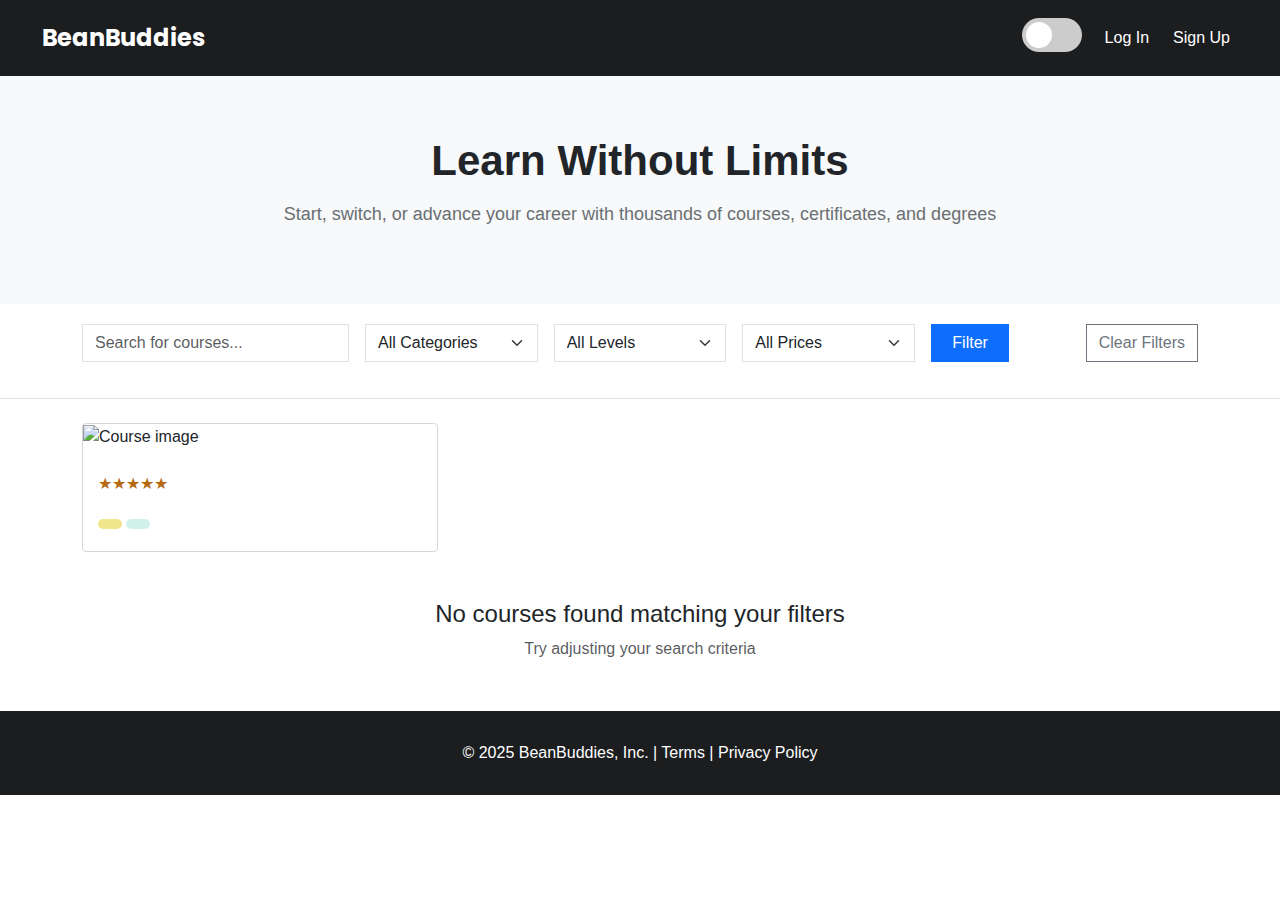
<file: src/main/resources/templates/index.html>
<!DOCTYPE html>
<html xmlns:th="http://www.thymeleaf.org">
<head>
    <meta charset="UTF-8">
    <meta name="viewport" content="width=device-width, initial-scale=1.0">
    <title>BeanBuddies - Learn Without Limits</title>
    <link href="https://cdn.jsdelivr.net/npm/bootstrap@5.3.0/dist/css/bootstrap.min.css" rel="stylesheet">
    <link rel="stylesheet" href="https://cdnjs.cloudflare.com/ajax/libs/font-awesome/6.4.0/css/all.min.css">
    <link rel="preconnect" href="https://fonts.googleapis.com">
    <link rel="preconnect" href="https://fonts.gstatic.com" crossorigin>
    <link href="https://fonts.googleapis.com/css2?family=Poppins:wght@400;600;700&display=swap" rel="stylesheet">
    <style>
        body {
            font-family: 'Segoe UI', Tahoma, Geneva, Verdana, sans-serif;
        }
        .navbar-custom {
            background-color: #1c1d1f;
            padding: 15px 30px;
        }
        .navbar-brand {
            color: white !important;
            font-size: 24px;
            font-weight: bold;
            font-family: 'Poppins', sans-serif;
        }
        .hero-section {
            background-color: #f7f9fa;
            padding: 60px 20px;
            text-align: center;
        }
        .hero-section h1 {
            font-size: 42px;
            font-weight: bold;
            margin-bottom: 15px;
        }
        .hero-section p {
            font-size: 18px;
            color: #6a6f73;
        }
        .filter-bar {
            background-color: white;
            padding: 20px;
            border-bottom: 1px solid #dee2e6;
        }

        /* Button Hover Effects */
        button, .btn, a.btn {
            transition: all 0.3s ease;
            border-radius: 0px !important; /* Rectangular shape */
        }

        button:hover, .btn:hover, a.btn:hover {
            background-color: #87CEEB !important; /* Light sky blue */
            border-color: #87CEEB !important;
            color: #1c1d1f !important;
            transform: translateY(-2px);
            box-shadow: 0 4px 8px rgba(135, 206, 235, 0.4);
        }

        .btn-primary:hover {
            background-color: #87CEEB !important;
            border-color: #87CEEB !important;
            color: #1c1d1f !important;
        }

        .btn-outline-secondary:hover {
            background-color: #87CEEB !important;
            border-color: #87CEEB !important;
            color: #1c1d1f !important;
        }

        /* Filter Options Hover Effects */
        .form-control, .form-select, input, select {
            transition: all 0.3s ease;
            border-radius: 0px !important; /* Rectangular shape */
        }

        .form-control:hover, .form-select:hover, input:hover, select:hover {
            background-color: #87CEEB !important; /* Light sky blue */
            border-color: #87CEEB !important;
            color: #1c1d1f !important;
            box-shadow: 0 2px 6px rgba(135, 206, 235, 0.4);
        }

        .form-control:focus, .form-select:focus, input:focus, select:focus {
            background-color: #87CEEB !important;
            border-color: #87CEEB !important;
            color: #1c1d1f !important;
            box-shadow: 0 0 0 0.25rem rgba(135, 206, 235, 0.5);
        }

        /* Placeholder text styling for hover state */
        .form-control:hover::placeholder {
            color: #1c1d1f !important;
            opacity: 0.7;
        }

        .course-card {
            border: 1px solid #d1d7dc;
            border-radius: 4px;
            transition: all 0.3s;
            height: 100%;
            cursor: pointer;
        }
        .course-card:hover {
            border-color: #1c1d1f;
            box-shadow: 0 4px 8px rgba(0,0,0,0.1);
        }
        .course-image {
            width: 100%;
            height: 200px;
            object-fit: cover;
        }
        .course-info {
            padding: 15px;
        }
        .course-title {
            font-weight: bold;
            font-size: 16px;
            margin-bottom: 8px;
            color: #1c1d1f;
        }
        .course-instructor {
            color: #6a6f73;
            font-size: 13px;
            margin-bottom: 8px;
        }
        .rating {
            color: #b4690e;
            font-weight: bold;
        }
        .stars {
            color: #b4690e;
        }
        .price {
            font-weight: bold;
            font-size: 18px;
            color: #1c1d1f;
        }
        .level-badge, .category-badge {
            padding: 5px 12px;
            border-radius: 15px;
            font-size: 12px;
            font-weight: 600;
            display: inline-block;
            margin-top: 5px;
            text-align: center;
        }
        .level-badge {
            background-color: #f0e68c;
            color: #333;
        }
        .category-badge {
            background-color: #d1f2eb;
            color: #0d6e52;
        }
        .footer {
            background-color: #1c1d1f;
            color: white;
            padding: 30px;
            margin-top: 50px;
        }

        /* Dark Mode Styles */
        body.dark-mode {
            background: linear-gradient(135deg, #1c1d1f 0%, #2c3e50 100%);
            color: #ecf0f1;
        }
        .dark-mode .navbar-custom {
            background-color: rgba(28, 29, 31, 0.8);
            backdrop-filter: blur(10px);
            border-bottom: 1px solid #3e4143;
        }
        .dark-mode .hero-section {
            background: linear-gradient(135deg, #2c3e50 0%, #4ca1af 100%);
        }
        .dark-mode .hero-section h1 {
            color: #ffffff;
            text-shadow: 0 2px 4px rgba(0,0,0,0.3);
        }
        .dark-mode .hero-section p {
            color: #bdc3c7;
        }
        .dark-mode .filter-bar {
            background-color: rgba(28, 29, 31, 0.8);
            backdrop-filter: blur(10px);
            border-bottom-color: #3e4143;
        }
        .dark-mode .form-control, .dark-mode .form-select {
            background-color: #2c3e50;
            color: #ecf0f1;
            border-color: #3e4143;
        }
        .dark-mode .form-control:hover, .dark-mode .form-select:hover {
            background-color: #34495e !important;
            border-color: #87CEEB !important;
        }
        .dark-mode .course-card {
            background-color: #2c3e50;
            border: 1px solid #3e4143;
            box-shadow: 0 4px 15px rgba(0, 0, 0, 0.2);
            transition: all 0.3s ease;
        }
        .dark-mode .course-card:hover {
            transform: translateY(-5px);
            box-shadow: 0 8px 25px rgba(135, 206, 235, 0.3);
            border-color: #87CEEB;
        }
        .dark-mode .level-badge {
            background-color: #4a4a28;
            color: #f0e68c;
        }
        .dark-mode .category-badge {
            background-color: #2c4a4a;
            color: #a7e0d1;
        }
        .dark-mode .course-title {
            color: #ecf0f1;
        }
        .dark-mode .course-instructor {
            color: #bdc3c7;
        }
        .dark-mode .price {
            color: #ecf0f1;
        }
        .dark-mode .text-muted {
            color: #bdc3c7 !important;
        }
        .dark-mode .footer {
            background-color: #1c1d1f;
            border-top: 1px solid #3e4143;
        }
        .dark-mode .btn-outline-secondary {
            color: #ecf0f1;
            border-color: #ecf0f1;
        }
        .dark-mode .btn-outline-secondary:hover {
            background-color: #87CEEB !important;
            border-color: #87CEEB !important;
            color: #1c1d1f !important;
        }

        /* Theme Switcher Styles */
        .theme-switcher {
            margin-right: 15px;
        }
        .theme-switch-wrapper {
            display: flex;
            align-items: center;
        }
        .theme-switch {
            display: inline-block;
            height: 34px;
            position: relative;
            width: 60px;
        }
        .theme-switch input {
            display:none;
        }
        .slider {
            background-color: #ccc;
            bottom: 0;
            cursor: pointer;
            left: 0;
            position: absolute;
            right: 0;
            top: 0;
            transition: .4s;
        }
        .slider:before {
            background-color: #fff;
            bottom: 4px;
            content: "";
            height: 26px;
            left: 4px;
            position: absolute;
            transition: .4s;
            width: 26px;
        }
        input:checked + .slider {
            background-color: #2196F3;
        }
        input:checked + .slider:before {
            transform: translateX(26px);
        }
        .slider.round {
            border-radius: 34px;
        }
        .slider.round:before {
            border-radius: 50%;
        }
    </style>
</head>
<body>
    <!-- Navigation Bar -->
    <nav class="navbar navbar-expand-lg navbar-dark navbar-custom">
        <div class="container-fluid">
            <a class="navbar-brand" href="/">BeanBuddies</a>
            <button class="navbar-toggler" type="button" data-bs-toggle="collapse" data-bs-target="#navbarNav">
                <span class="navbar-toggler-icon"></span>
            </button>
            <div class="collapse navbar-collapse" id="navbarNav">
                <ul class="navbar-nav ms-auto align-items-center">
                    <li class="nav-item">
                        <div class="theme-switcher">
                            <label class="theme-switch" for="checkbox">
                                <input type="checkbox" id="checkbox" />
                                <div class="slider round"></div>
                            </label>
                        </div>
                    </li>
                    <li class="nav-item">
                        <a class="nav-link text-white" href="/login">Log In</a>
                    </li>
                    <li class="nav-item">
                        <a class="nav-link btn btn-primary text-white ms-2" href="/signup">Sign Up</a>
                    </li>
                </ul>
            </div>
        </div>
    </nav>

    <!-- Hero Section -->
    <div class="hero-section">
        <div class="container">
            <h1>Learn Without Limits</h1>
            <p>Start, switch, or advance your career with thousands of courses, certificates, and degrees</p>
        </div>
    </div>

    <!-- Filter Bar -->
    <div class="filter-bar">
        <div class="container">
            <form action="/" method="get" class="row g-3">
                <div class="col-md-3">
                    <input type="text" class="form-control" name="search" placeholder="Search for courses..."
                           th:value="${searchQuery}">
                </div>
                <div class="col-md-2">
                    <select class="form-select" name="category">
                        <option value="All Categories" th:selected="${selectedCategory == 'All Categories'}">All Categories</option>
                        <option value="Web Development" th:selected="${selectedCategory == 'Web Development'}">Web Development</option>
                        <option value="App Development" th:selected="${selectedCategory == 'App Development'}">App Development</option>
                        <option value="Cyber Security" th:selected="${selectedCategory == 'Cyber Security'}">Cyber Security</option>
                        <option value="Data Science" th:selected="${selectedCategory == 'Data Science'}">Data Science</option>
                        <option value="Cloud Computing" th:selected="${selectedCategory == 'Cloud Computing'}">Cloud Computing</option>
                        <option value="Competitive Programming" th:selected="${selectedCategory == 'Competitive Programming'}">Competitive Programming</option>
                    </select>
                </div>
                <div class="col-md-2">
                    <select class="form-select" name="level">
                        <option value="All Levels" th:selected="${selectedLevel == 'All Levels'}">All Levels</option>
                        <option value="Beginner" th:selected="${selectedLevel == 'Beginner'}">Beginner</option>
                        <option value="Intermediate" th:selected="${selectedLevel == 'Intermediate'}">Intermediate</option>
                        <option value="Advanced" th:selected="${selectedLevel == 'Advanced'}">Advanced</option>
                    </select>
                </div>
                <div class="col-md-2">
                    <select class="form-select" name="price">
                        <option value="All Prices" th:selected="${selectedPrice == 'All Prices'}">All Prices</option>
                        <option value="Free" th:selected="${selectedPrice == 'Free'}">Free</option>
                        <option value="Under $75" th:selected="${selectedPrice == 'Under $75'}">Under $75</option>
                        <option value="$75 - $90" th:selected="${selectedPrice == '$75 - $90'}">$75 - $90</option>
                        <option value="Over $90" th:selected="${selectedPrice == 'Over $90'}">Over $90</option>
                    </select>
                </div>
                <div class="col-md-1">
                    <button type="submit" class="btn btn-primary w-100">Filter</button>
                </div>
                <div class="col-md-2 text-end">
                    <a href="/" class="btn btn-outline-secondary">Clear Filters</a>
                </div>
            </form>
            <div class="mt-3">
                <strong th:text="${courseCount} + ' courses'"></strong>
            </div>
        </div>
    </div>

    <!-- Courses Grid -->
    <div class="container mt-4 mb-5">
        <div class="row g-4">
            <div class="col-md-4" th:each="course : ${courses}">
                <div class="course-card" th:onclick="'window.location.href=\'/course/' + ${course.id} + '\''">
                    <img th:src="${course.imageUrl}" alt="Course image" class="course-image">
                    <div class="course-info">
                        <div class="course-title" th:text="${course.title}"></div>
                        <div class="course-instructor" th:text="${course.instructor}"></div>
                        <div class="mb-2">
                            <span class="rating" th:text="${#numbers.formatDecimal(course.rating, 1, 1)}"></span>
                            <span class="stars">★★★★★</span>
                            <span class="text-muted" style="font-size: 12px;" th:text="'(' + ${#numbers.formatInteger(course.enrollments, 0, 'COMMA')} + ')'"></span>
                        </div>
                        <div class="d-flex justify-content-between align-items-center mb-2">
                            <span class="price" th:text="${course.price == 0 ? 'Free' : '$' + #numbers.formatDecimal(course.price, 1, 2)}"></span>
                            <small class="text-muted" th:text="${course.duration}"></small>
                        </div>
                        <div>
                            <span class="level-badge" th:text="${course.level}"></span>
                            <span class="category-badge" th:text="${course.category}"></span>
                        </div>
                    </div>
                </div>
            </div>
        </div>

        <div th:if="${courses.isEmpty()}" class="text-center mt-5">
            <h4>No courses found matching your filters</h4>
            <p class="text-muted">Try adjusting your search criteria</p>
        </div>
    </div>

    <!-- Footer -->
    <footer class="footer text-center">
        <div class="container">
            <p class="mb-0">© 2025 BeanBuddies, Inc. | Terms | Privacy Policy</p>
        </div>
    </footer>

    <script src="https://cdn.jsdelivr.net/npm/bootstrap@5.3.0/dist/js/bootstrap.bundle.min.js"></script>
    <script>
        const themeSwitch = document.getElementById('checkbox');
        const body = document.body;

        function applyTheme(theme) {
            if (theme === 'dark') {
                body.classList.add('dark-mode');
                themeSwitch.checked = true;
            } else {
                body.classList.remove('dark-mode');
                themeSwitch.checked = false;
            }
        }

        themeSwitch.addEventListener('change', function() {
            if(this.checked) {
                localStorage.setItem('theme', 'dark');
                applyTheme('dark');
            } else {
                localStorage.setItem('theme', 'light');
                applyTheme('light');
            }
        });

        document.addEventListener('DOMContentLoaded', () => {
            const savedTheme = localStorage.getItem('theme') || 'light';
            applyTheme(savedTheme);
        });
    </script>
</body>
</html>
</file>
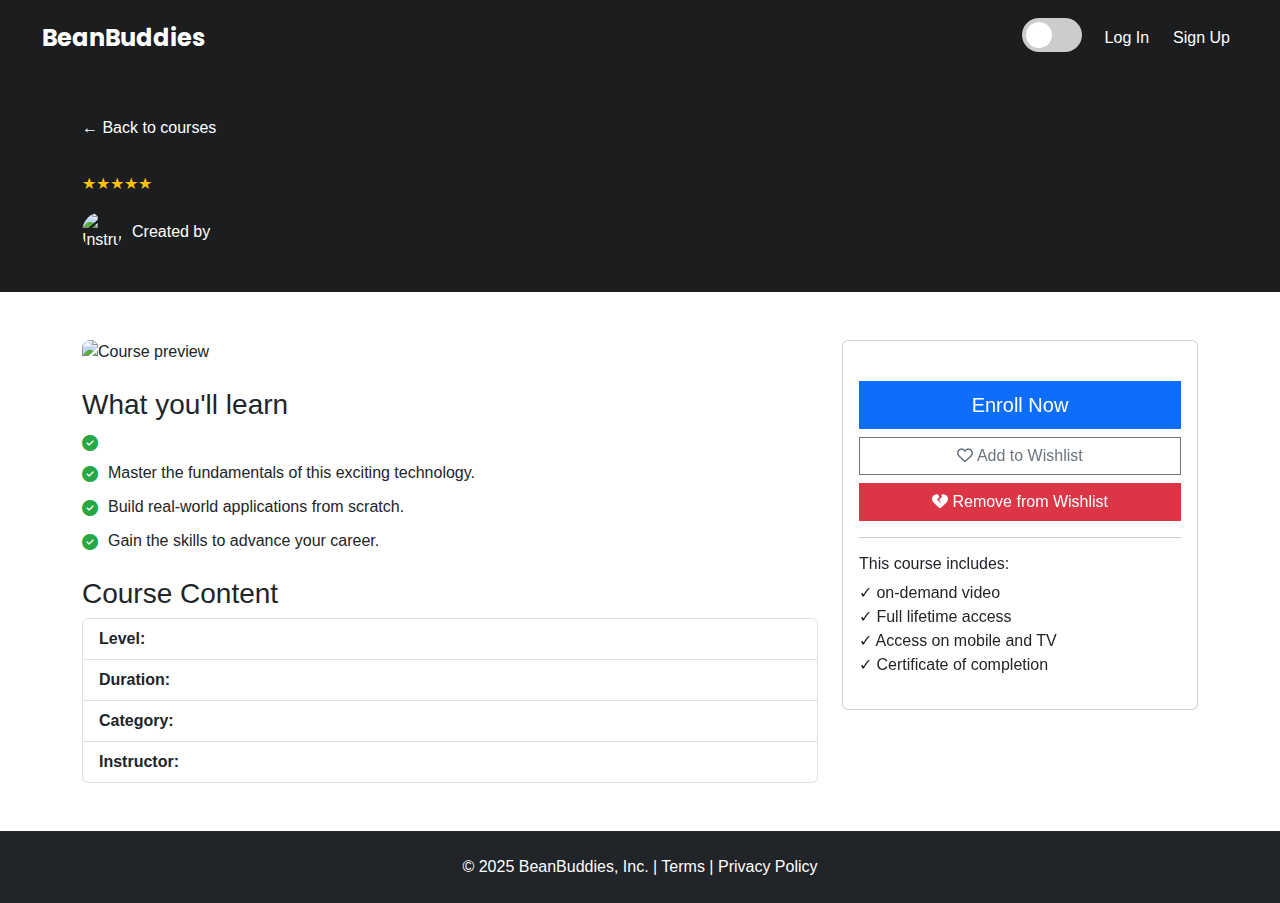
<file: src/main/resources/templates/course-detail.html>
<!DOCTYPE html>
<html xmlns:th="http://www.thymeleaf.org">
<head>
    <meta charset="UTF-8">
    <meta name="viewport" content="width=device-width, initial-scale=1.0">
    <title th:text="${course.title} + ' - BeanBuddies'"></title>
    <link href="https://cdn.jsdelivr.net/npm/bootstrap@5.3.0/dist/css/bootstrap.min.css" rel="stylesheet">
    <link rel="stylesheet" href="https://cdnjs.cloudflare.com/ajax/libs/font-awesome/6.4.0/css/all.min.css">
    <link rel="preconnect" href="https://fonts.googleapis.com">
    <link rel="preconnect" href="https://fonts.gstatic.com" crossorigin>
    <link href="https://fonts.googleapis.com/css2?family=Poppins:wght@400;600;700&display=swap" rel="stylesheet">
    <style>
        body {
            font-family: 'Segoe UI', Tahoma, Geneva, Verdana, sans-serif;
        }
        .navbar-custom {
            background-color: #1c1d1f;
            padding: 15px 30px;
        }
        .navbar-brand {
            color: white !important;
            font-size: 24px;
            font-weight: bold;
            font-family: 'Poppins', sans-serif;
        }
        .course-detail-hero {
            background-color: #1c1d1f;
            color: white;
            padding: 40px 20px;
        }
        .course-image-large {
            width: 100%;
            max-height: 400px;
            object-fit: cover;
            border-radius: 8px;
        }
        .rating {
            color: #ffa500;
            font-weight: bold;
        }
        .price-tag {
            font-size: 32px;
            font-weight: bold;
        }
        .video-preview {
            position: relative;
            cursor: pointer;
        }
        .play-icon {
            position: absolute;
            top: 50%;
            left: 50%;
            transform: translate(-50%, -50%);
            font-size: 80px;
            color: rgba(255, 255, 255, 0.8);
            transition: all 0.3s ease;
        }
        .video-preview:hover .play-icon {
            color: white;
            transform: translate(-50%, -50%) scale(1.1);
        }
        .instructor-img {
            width: 40px;
            height: 40px;
            border-radius: 50%;
            margin-right: 10px;
        }
        .what-you-learn-list {
            list-style: none;
            padding-left: 0;
        }
        .what-you-learn-list li {
            margin-bottom: 10px;
            display: flex;
            align-items: flex-start;
        }
        .what-you-learn-list i {
            color: #28a745;
            margin-right: 10px;
            margin-top: 5px;
        }

        /* Button Hover Effects */
        button, .btn, a.btn {
            transition: all 0.3s ease;
            border-radius: 0px !important; /* Rectangular shape */
        }

        button:hover, .btn:hover, a.btn:hover {
            background-color: #87CEEB !important; /* Light sky blue */
            border-color: #87CEEB !important;
            color: #1c1d1f !important;
            transform: translateY(-2px);
            box-shadow: 0 4px 8px rgba(135, 206, 235, 0.4);
        }

        .btn-primary:hover {
            background-color: #87CEEB !important;
            border-color: #87CEEB !important;
            color: #1c1d1f !important;
        }

        .btn-outline-secondary:hover {
            background-color: #87CEEB !important;
            border-color: #87CEEB !important;
            color: #1c1d1f !important;
        }

        /* Dark Mode Styles */
        body.dark-mode {
            background-color: #1c1d1f;
            color: #f7f9fa;
        }
        .dark-mode .navbar-custom {
            background-color: #121212;
        }
        .dark-mode .course-detail-hero {
            background-color: #121212;
            color: #f7f9fa;
        }
        .dark-mode .list-group-item {
            background-color: #2d2f31;
            color: #f7f9fa;
            border-color: #3e4143;
        }
        .dark-mode .card {
            background-color: #2d2f31;
            color: #f7f9fa;
            border-color: #3e4143;
        }
        .dark-mode .footer {
            background-color: #121212;
        }
        .dark-mode a {
            color: #87CEEB;
        }
        .dark-mode .what-you-learn-list i {
            color: #32cd32;
        }

        /* Theme Switcher Styles */
        .theme-switcher {
            margin-right: 15px;
        }
        .theme-switch-wrapper {
            display: flex;
            align-items: center;
        }
        .theme-switch {
            display: inline-block;
            height: 34px;
            position: relative;
            width: 60px;
        }
        .theme-switch input {
            display:none;
        }
        .slider {
            background-color: #ccc;
            bottom: 0;
            cursor: pointer;
            left: 0;
            position: absolute;
            right: 0;
            top: 0;
            transition: .4s;
        }
        .slider:before {
            background-color: #fff;
            bottom: 4px;
            content: "";
            height: 26px;
            left: 4px;
            position: absolute;
            transition: .4s;
            width: 26px;
        }
        input:checked + .slider {
            background-color: #2196F3;
        }
        input:checked + .slider:before {
            transform: translateX(26px);
        }
        .slider.round {
            border-radius: 34px;
        }
        .slider.round:before {
            border-radius: 50%;
        }
    </style>
</head>
<body>
    <!-- Navigation Bar -->
    <nav class="navbar navbar-expand-lg navbar-dark navbar-custom">
        <div class="container-fluid">
            <a class="navbar-brand" href="/">BeanBuddies</a>
            <button class="navbar-toggler" type="button" data-bs-toggle="collapse" data-bs-target="#navbarNav">
                <span class="navbar-toggler-icon"></span>
            </button>
            <div class="collapse navbar-collapse" id="navbarNav">
                <ul class="navbar-nav ms-auto align-items-center">
                    <li class="nav-item">
                        <div class="theme-switcher">
                            <label class="theme-switch" for="checkbox">
                                <input type="checkbox" id="checkbox" />
                                <div class="slider round"></div>
                            </label>
                        </div>
                    </li>
                    <li class="nav-item">
                        <a class="nav-link text-white" href="/login">Log In</a>
                    </li>
                    <li class="nav-item">
                        <a class="nav-link btn btn-primary text-white ms-2" href="/signup">Sign Up</a>
                    </li>
                </ul>
            </div>
        </div>
    </nav>

    <!-- Course Header -->
    <div class="course-detail-hero">
        <div class="container">
            <a href="/" class="text-white text-decoration-none mb-3 d-inline-block">← Back to courses</a>
            <h1 th:text="${course.title}"></h1>
            <p class="lead" th:text="${course.description}"></p>
            <div class="mb-3">
                <span class="rating" th:text="${#numbers.formatDecimal(course.rating, 1, 1)}"></span>
                <span class="text-warning">★★★★★</span>
                <span th:text="'(' + ${#numbers.formatInteger(course.enrollments, 0, 'COMMA')} + ' students)'"></span>
            </div>
            <div class="d-flex align-items-center">
                <img th:src="${course.instructorImageUrl != null ? course.instructorImageUrl : 'https://i.pravatar.cc/150?u=' + course.instructor}" alt="Instructor" class="instructor-img">
                <p class="mb-0">Created by <strong th:text="${course.instructor}"></strong></p>
            </div>
        </div>
    </div>

    <!-- Course Content -->
    <div class="container mt-5">
        <div class="row">
            <div class="col-md-8">
                <div class="video-preview" data-bs-toggle="modal" data-bs-target="#videoModal">
                    <img th:src="${course.imageUrl}" alt="Course preview" class="course-image-large mb-4">
                    <i class="fas fa-play-circle play-icon"></i>
                </div>

                <h3>What you'll learn</h3>
                <ul class="what-you-learn-list">
                    <li><i class="fas fa-check-circle"></i> <span th:text="${course.description}"></span></li>
                    <li><i class="fas fa-check-circle"></i> Master the fundamentals of this exciting technology.</li>
                    <li><i class="fas fa-check-circle"></i> Build real-world applications from scratch.</li>
                    <li><i class="fas fa-check-circle"></i> Gain the skills to advance your career.</li>
                </ul>

                <h3 class="mt-4">Course Content</h3>
                <ul class="list-group">
                    <li class="list-group-item">
                        <strong>Level:</strong> <span th:text="${course.level}"></span>
                    </li>
                    <li class="list-group-item">
                        <strong>Duration:</strong> <span th:text="${course.duration}"></span>
                    </li>
                    <li class="list-group-item">
                        <strong>Category:</strong> <span th:text="${course.category}"></span>
                    </li>
                    <li class="list-group-item">
                        <strong>Instructor:</strong> <span th:text="${course.instructor}"></span>
                    </li>
                </ul>
            </div>

            <div class="col-md-4">
                <div class="card sticky-top" style="top: 20px;">
                    <div class="card-body text-center">
                        <h2 class="price-tag" th:text="${course.price == 0 ? 'Free' : '$' + #numbers.formatDecimal(course.price, 1, 2)}"></h2>
                        <button class="btn btn-primary btn-lg w-100 mt-3">Enroll Now</button>

                        <form th:if="${!inWishlist}" th:action="@{/wishlist/add}" method="post" class="d-inline w-100">
                            <input type="hidden" name="courseId" th:value="${course.id}" />
                            <button type="submit" class="btn btn-outline-secondary w-100 mt-2">
                                <i class="far fa-heart"></i> Add to Wishlist
                            </button>
                        </form>

                        <form th:if="${inWishlist}" th:action="@{/wishlist/remove}" method="post" class="d-inline w-100">
                            <input type="hidden" name="courseId" th:value="${course.id}" />
                            <button type="submit" class="btn btn-danger w-100 mt-2">
                                <i class="fas fa-heart-broken"></i> Remove from Wishlist
                            </button>
                        </form>

                        <hr>

                        <div class="text-start">
                            <h6>This course includes:</h6>
                            <ul class="list-unstyled">
                                <li>✓ <span th:text="${course.duration}"></span> on-demand video</li>
                                <li>✓ Full lifetime access</li>
                                <li>✓ Access on mobile and TV</li>
                                <li>✓ Certificate of completion</li>
                            </ul>
                        </div>
                    </div>
                </div>
            </div>
        </div>
    </div>

    <!-- Video Modal -->
    <div class="modal fade" id="videoModal" tabindex="-1" aria-labelledby="videoModalLabel" aria-hidden="true">
        <div class="modal-dialog modal-lg modal-dialog-centered">
            <div class="modal-content">
                <div class="modal-header">
                    <h5 class="modal-title" th:text="${course.title}"></h5>
                    <button type="button" class="btn-close" data-bs-dismiss="modal" aria-label="Close"></button>
                </div>
                <div class="modal-body p-0">
                    <div class="ratio ratio-16x9">
                        <iframe src="https://www.youtube.com/embed/dQw4w9WgXcQ" title="YouTube video" allowfullscreen></iframe>
                    </div>
                </div>
            </div>
        </div>
    </div>

    <footer class="bg-dark text-white text-center py-4 mt-5 footer">
        <div class="container">
            <p class="mb-0">© 2025 BeanBuddies, Inc. | Terms | Privacy Policy</p>
        </div>
    </footer>

    <script src="https://cdn.jsdelivr.net/npm/bootstrap@5.3.0/dist/js/bootstrap.bundle.min.js"></script>
    <script>
        const themeSwitch = document.getElementById('checkbox');
        const body = document.body;

        function applyTheme(theme) {
            if (theme === 'dark') {
                body.classList.add('dark-mode');
                themeSwitch.checked = true;
            } else {
                body.classList.remove('dark-mode');
                themeSwitch.checked = false;
            }
        }

        themeSwitch.addEventListener('change', function() {
            if(this.checked) {
                localStorage.setItem('theme', 'dark');
                applyTheme('dark');
            } else {
                localStorage.setItem('theme', 'light');
                applyTheme('light');
            }
        });

        document.addEventListener('DOMContentLoaded', () => {
            const savedTheme = localStorage.getItem('theme') || 'light';
            applyTheme(savedTheme);

            const videoModal = document.getElementById('videoModal');
            const iframe = videoModal.querySelector('iframe');
            const originalSrc = iframe.src;

            videoModal.addEventListener('hidden.bs.modal', function () {
                iframe.src = originalSrc;
            });
        });
    </script>
</body>
</html>
</file>
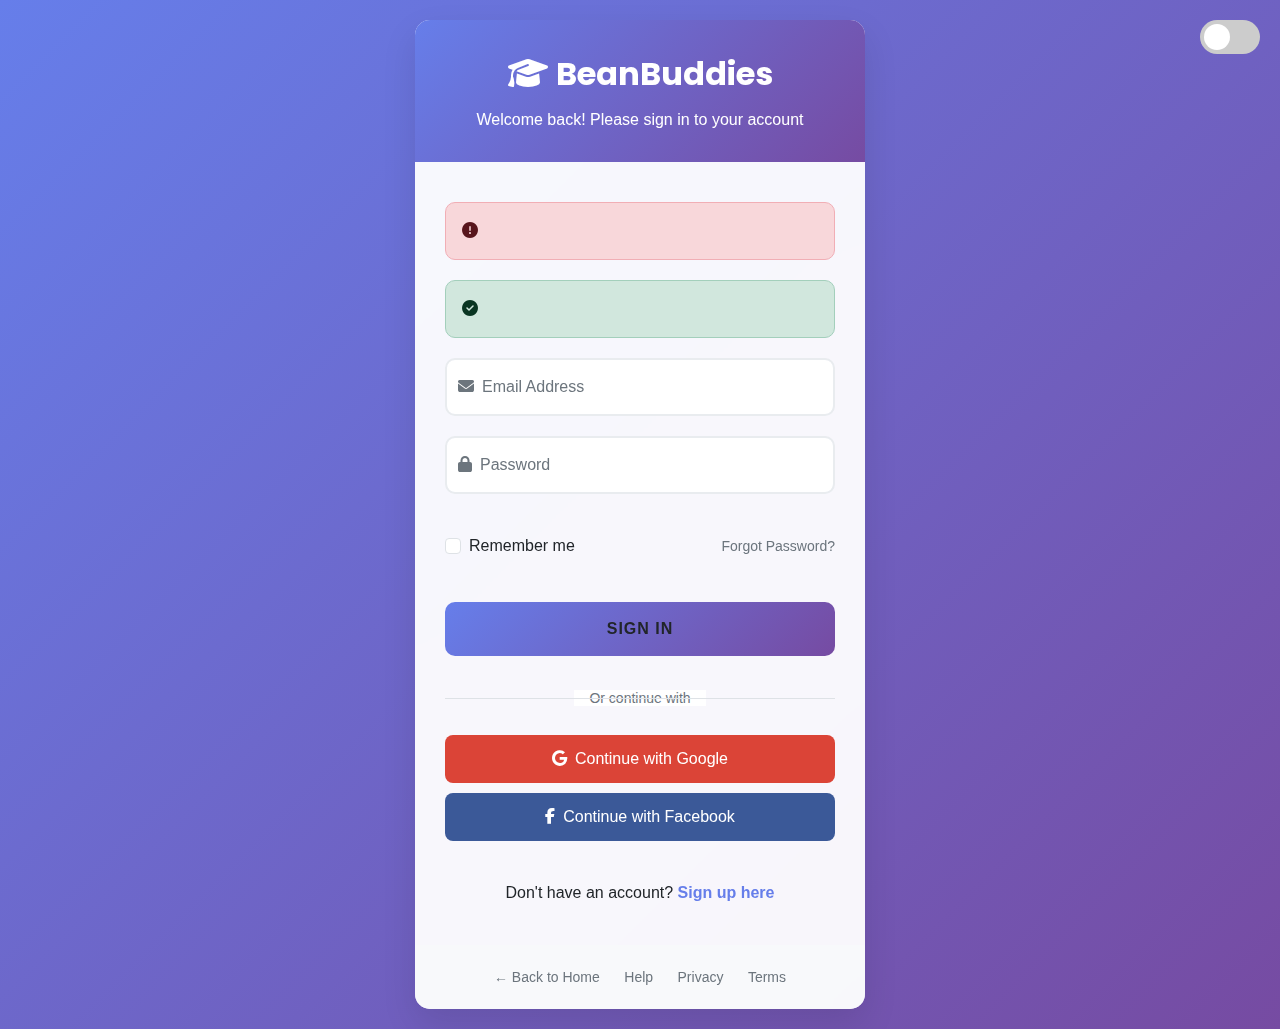
<file: src/main/resources/templates/login.html>
<!DOCTYPE html>
<html xmlns:th="http://www.thymeleaf.org">
<head>
    <meta charset="UTF-8">
    <meta name="viewport" content="width=device-width, initial-scale=1.0">
    <title>Login - BeanBuddies</title>
    <link href="https://cdn.jsdelivr.net/npm/bootstrap@5.3.0/dist/css/bootstrap.min.css" rel="stylesheet">
    <link rel="stylesheet" href="https://cdnjs.cloudflare.com/ajax/libs/font-awesome/6.4.0/css/all.min.css">
    <link rel="preconnect" href="https://fonts.googleapis.com">
    <link rel="preconnect" href="https://fonts.gstatic.com" crossorigin>
    <link href="https://fonts.googleapis.com/css2?family=Poppins:wght@400;600;700&display=swap" rel="stylesheet">
    <style>
        body {
            background: linear-gradient(135deg, #667eea 0%, #764ba2 100%);
            font-family: 'Segoe UI', Tahoma, Geneva, Verdana, sans-serif;
            min-height: 100vh;
            display: flex;
            align-items: center;
            justify-content: center;
        }

        .login-container {
            max-width: 450px;
            width: 100%;
            margin: 20px;
        }

        .card {
            border-radius: 15px;
            box-shadow: 0 15px 35px rgba(0,0,0,0.1);
            border: none;
            backdrop-filter: blur(10px);
            background: rgba(255, 255, 255, 0.95);
        }

        .card-header {
            background: linear-gradient(135deg, #667eea 0%, #764ba2 100%);
            color: white;
            text-align: center;
            border-radius: 15px 15px 0 0 !important;
            border: none;
            padding: 30px 20px;
        }

        .brand-logo {
            font-size: 32px;
            font-weight: bold;
            margin-bottom: 10px;
            font-family: 'Poppins', sans-serif;
        }

        .card-body {
            padding: 40px 30px;
        }

        /* Enhanced Form Styling */
        .form-floating {
            margin-bottom: 20px;
        }

        .form-floating .form-control {
            border: 2px solid #e9ecef;
            border-radius: 10px;
            padding: 20px 15px 8px 15px;
            font-size: 16px;
            transition: all 0.3s ease;
        }

        .form-floating .form-control:focus {
            border-color: #87CEEB;
            box-shadow: 0 0 0 0.25rem rgba(135, 206, 235, 0.25);
            background-color: rgba(135, 206, 235, 0.1);
        }

        .form-floating .form-control:hover {
            background-color: #87CEEB !important;
            border-color: #87CEEB !important;
            color: #1c1d1f !important;
        }

        .form-floating .form-control:hover::placeholder {
            color: #1c1d1f !important;
            opacity: 0.7;
        }

        .form-floating label {
            color: #6c757d;
            font-weight: 500;
        }

        /* Button Enhancements */
        .btn-login {
            background: linear-gradient(135deg, #667eea 0%, #764ba2 100%);
            border: none;
            border-radius: 10px;
            padding: 15px;
            font-size: 16px;
            font-weight: 600;
            text-transform: uppercase;
            letter-spacing: 1px;
            transition: all 0.3s ease;
        }

        .btn-login:hover {
            background: linear-gradient(135deg, #87CEEB 0%, #87CEEB 100%) !important;
            color: #1c1d1f !important;
            transform: translateY(-3px);
            box-shadow: 0 10px 25px rgba(135, 206, 235, 0.4);
        }

        /* Remember Me and Forgot Password */
        .form-check {
            margin: 20px 0;
        }

        .form-check-input:checked {
            background-color: #87CEEB;
            border-color: #87CEEB;
        }

        .forgot-password {
            color: #6c757d;
            text-decoration: none;
            font-size: 14px;
            transition: color 0.3s ease;
        }

        .forgot-password:hover {
            color: #87CEEB;
            text-decoration: underline;
        }

        /* Social Login Buttons */
        .social-login {
            margin: 30px 0;
        }

        .btn-social {
            width: 100%;
            padding: 12px;
            border-radius: 8px;
            border: none;
            margin-bottom: 10px;
            font-weight: 500;
            transition: all 0.3s ease;
        }

        .btn-google {
            background-color: #db4437;
            color: white;
        }

        .btn-google:hover {
            background-color: #87CEEB !important;
            color: #1c1d1f !important;
            transform: translateY(-2px);
        }

        .btn-facebook {
            background-color: #3b5998;
            color: white;
        }

        .btn-facebook:hover {
            background-color: #87CEEB !important;
            color: #1c1d1f !important;
            transform: translateY(-2px);
        }

        /* Error and Success Messages */
        .alert {
            border-radius: 10px;
            margin-bottom: 20px;
        }

        /* Divider */
        .divider {
            text-align: center;
            margin: 25px 0;
            position: relative;
        }

        .divider::before {
            content: '';
            position: absolute;
            top: 50%;
            left: 0;
            right: 0;
            height: 1px;
            background: #dee2e6;
        }

        .divider span {
            background: white;
            padding: 0 15px;
            color: #6c757d;
            font-size: 14px;
        }

        /* Footer Links */
        .footer-links {
            text-align: center;
            padding: 20px;
            background-color: rgba(248, 249, 250, 0.8);
            border-radius: 0 0 15px 15px;
        }

        .footer-links a {
            color: #6c757d;
            text-decoration: none;
            margin: 0 10px;
            font-size: 14px;
            transition: color 0.3s ease;
        }

        .footer-links a:hover {
            color: #87CEEB;
        }

        /* Loading Animation */
        .loading {
            display: none;
        }

        .spinner-border-sm {
            width: 1rem;
            height: 1rem;
        }

        /* Mobile Responsiveness */
        @media (max-width: 576px) {
            .login-container {
                margin: 10px;
            }

            .card-body {
                padding: 30px 20px;
            }

            .brand-logo {
                font-size: 28px;
            }
        }

        /* Dark Mode Styles */
        body.dark-mode {
            background: linear-gradient(135deg, #2c3e50 0%, #4ca1af 100%);
        }
        .dark-mode .card {
            background: rgba(45, 47, 49, 0.95);
            color: #f7f9fa;
        }
        .dark-mode .card-header {
            background: linear-gradient(135deg, #1e2a38 0%, #34495e 100%);
        }
        .dark-mode .form-floating .form-control {
            background-color: #2d2f31;
            color: #f7f9fa;
            border-color: #3e4143;
        }
        .dark-mode .form-floating .form-control:focus {
            background-color: #3e4143;
            border-color: #87CEEB;
            box-shadow: 0 0 0 0.25rem rgba(135, 206, 235, 0.25);
        }
        .dark-mode .form-floating label {
            color: #d1d7dc;
        }
        .dark-mode .btn-login {
            background: linear-gradient(135deg, #87CEEB 0%, #667eea 100%);
            color: #1c1d1f;
        }
        .dark-mode .forgot-password {
            color: #d1d7dc;
        }
        .dark-mode .forgot-password:hover {
            color: #87CEEB;
        }
        .dark-mode .divider span {
            background: #2d2f31;
            color: #d1d7dc;
        }
        .dark-mode .divider::before {
            background: #3e4143;
        }
        .dark-mode .footer-links {
            background-color: rgba(30, 42, 56, 0.8);
        }
        .dark-mode .footer-links a {
            color: #d1d7dc;
        }
        .dark-mode .footer-links a:hover {
            color: #87CEEB;
        }
        .dark-mode a {
            color: #87CEEB;
        }

        /* Theme Switcher Styles */
        .theme-switcher {
            position: absolute;
            top: 20px;
            right: 20px;
        }
        .theme-switch-wrapper {
            display: flex;
            align-items: center;
        }
        .theme-switch {
            display: inline-block;
            height: 34px;
            position: relative;
            width: 60px;
        }
        .theme-switch input {
            display:none;
        }
        .slider {
            background-color: #ccc;
            bottom: 0;
            cursor: pointer;
            left: 0;
            position: absolute;
            right: 0;
            top: 0;
            transition: .4s;
        }
        .slider:before {
            background-color: #fff;
            bottom: 4px;
            content: "";
            height: 26px;
            left: 4px;
            position: absolute;
            transition: .4s;
            width: 26px;
        }
        input:checked + .slider {
            background-color: #2196F3;
        }
        input:checked + .slider:before {
            transform: translateX(26px);
        }
        .slider.round {
            border-radius: 34px;
        }
        .slider.round:before {
            border-radius: 50%;
        }
    </style>
</head>
<body>
    <div class="theme-switcher">
        <label class="theme-switch" for="checkbox">
            <input type="checkbox" id="checkbox" />
            <div class="slider round"></div>
        </label>
    </div>
    <div class="login-container">
        <div class="card">
            <div class="card-header">
                <div class="brand-logo">
                    <i class="fas fa-graduation-cap me-2"></i>BeanBuddies
                </div>
                <p class="mb-0">Welcome back! Please sign in to your account</p>
            </div>

            <div class="card-body">
                <!-- Success/Error Messages -->
                <div th:if="${error}" class="alert alert-danger" role="alert">
                    <i class="fas fa-exclamation-circle me-2"></i>
                    <span th:text="${error}"></span>
                </div>

                <div th:if="${message}" class="alert alert-success" role="alert">
                    <i class="fas fa-check-circle me-2"></i>
                    <span th:text="${message}"></span>
                </div>

                <!-- Login Form -->
                <form action="/login" method="post" id="loginForm" onsubmit="return validateLogin()">
                    <div class="form-floating">
                        <input type="email" class="form-control" id="email" name="email" placeholder="name@example.com" required>
                        <label for="email"><i class="fas fa-envelope me-2"></i>Email Address</label>
                    </div>

                    <div class="form-floating">
                        <input type="password" class="form-control" id="password" name="password" placeholder="Password" required>
                        <label for="password"><i class="fas fa-lock me-2"></i>Password</label>
                    </div>

                    <div class="d-flex justify-content-between align-items-center">
                        <div class="form-check">
                            <input class="form-check-input" type="checkbox" id="rememberMe" name="rememberMe">
                            <label class="form-check-label" for="rememberMe">
                                Remember me
                            </label>
                        </div>
                        <a href="#" class="forgot-password" onclick="showForgotPassword()">
                            Forgot Password?
                        </a>
                    </div>

                    <button type="submit" class="btn btn-login w-100 mt-4">
                        <span class="login-text">Sign In</span>
                        <div class="loading">
                            <div class="spinner-border spinner-border-sm text-white" role="status">
                                <span class="visually-hidden">Loading...</span>
                            </div>
                            <span class="ms-2">Signing in...</span>
                        </div>
                    </button>
                </form>

                <!-- Social Login -->
                <div class="social-login">
                    <div class="divider">
                        <span>Or continue with</span>
                    </div>

                    <button class="btn btn-social btn-google" onclick="loginWithGoogle()">
                        <i class="fab fa-google me-2"></i>Continue with Google
                    </button>

                    <button class="btn btn-social btn-facebook" onclick="loginWithFacebook()">
                        <i class="fab fa-facebook-f me-2"></i>Continue with Facebook
                    </button>
                </div>

                <div class="text-center">
                    <p class="mb-0">Don't have an account?
                        <a href="/signup" style="color: #667eea; font-weight: 600; text-decoration: none;">Sign up here</a>
                    </p>
                </div>
            </div>

            <div class="footer-links">
                <a href="/">← Back to Home</a>
                <a href="#">Help</a>
                <a href="#">Privacy</a>
                <a href="#">Terms</a>
            </div>
        </div>
    </div>

    <script src="https://cdn.jsdelivr.net/npm/bootstrap@5.3.0/dist/js/bootstrap.bundle.min.js"></script>
    <script>
        const themeSwitch = document.getElementById('checkbox');
        const body = document.body;

        function applyTheme(theme) {
            if (theme === 'dark') {
                body.classList.add('dark-mode');
                themeSwitch.checked = true;
            } else {
                body.classList.remove('dark-mode');
                themeSwitch.checked = false;
            }
        }

        themeSwitch.addEventListener('change', function() {
            if(this.checked) {
                localStorage.setItem('theme', 'dark');
                applyTheme('dark');
            } else {
                localStorage.setItem('theme', 'light');
                applyTheme('light');
            }
        });

        document.addEventListener('DOMContentLoaded', () => {
            const savedTheme = localStorage.getItem('theme') || 'light';
            applyTheme(savedTheme);
        });

        function validateLogin() {
            const email = document.getElementById('email').value;
            const password = document.getElementById('password').value;

            if (!email || !password) {
                showError('Please fill in all required fields');
                return false;
            }

            if (!isValidEmail(email)) {
                showError('Please enter a valid email address');
                return false;
            }

            showLoading(true);
            return true;
        }

        function isValidEmail(email) {
            const emailRegex = /^[^\s@]+@[^\s@]+\.[^\s@]+$/;
            return emailRegex.test(email);
        }

        function showLoading(show) {
            const loginText = document.querySelector('.login-text');
            const loading = document.querySelector('.loading');

            if (show) {
                loginText.style.display = 'none';
                loading.style.display = 'inline-flex';
            } else {
                loginText.style.display = 'inline';
                loading.style.display = 'none';
            }
        }

        function showError(message) {
            const existingAlert = document.querySelector('.alert-danger');
            if (existingAlert) {
                existingAlert.remove();
            }

            const alertDiv = document.createElement('div');
            alertDiv.className = 'alert alert-danger';
            alertDiv.innerHTML = `<i class="fas fa-exclamation-circle me-2"></i>${message}`;

            const form = document.getElementById('loginForm');
            form.parentNode.insertBefore(alertDiv, form);
        }

        function showForgotPassword() {
            const email = prompt('Please enter your email address:');
            if (email && isValidEmail(email)) {
                alert('Password reset instructions have been sent to ' + email);
            } else if (email) {
                alert('Please enter a valid email address');
            }
        }

        function loginWithGoogle() {
            alert('Google login integration coming soon!');
        }

        function loginWithFacebook() {
            alert('Facebook login integration coming soon!');
        }

        // Auto-hide alerts after 5 seconds
        document.addEventListener('DOMContentLoaded', function() {
            const alerts = document.querySelectorAll('.alert');
            alerts.forEach(alert => {
                setTimeout(() => {
                    alert.style.opacity = '0';
                    setTimeout(() => alert.remove(), 300);
                }, 5000);
            });
        });
    </script>
</body>
</html>
</file>
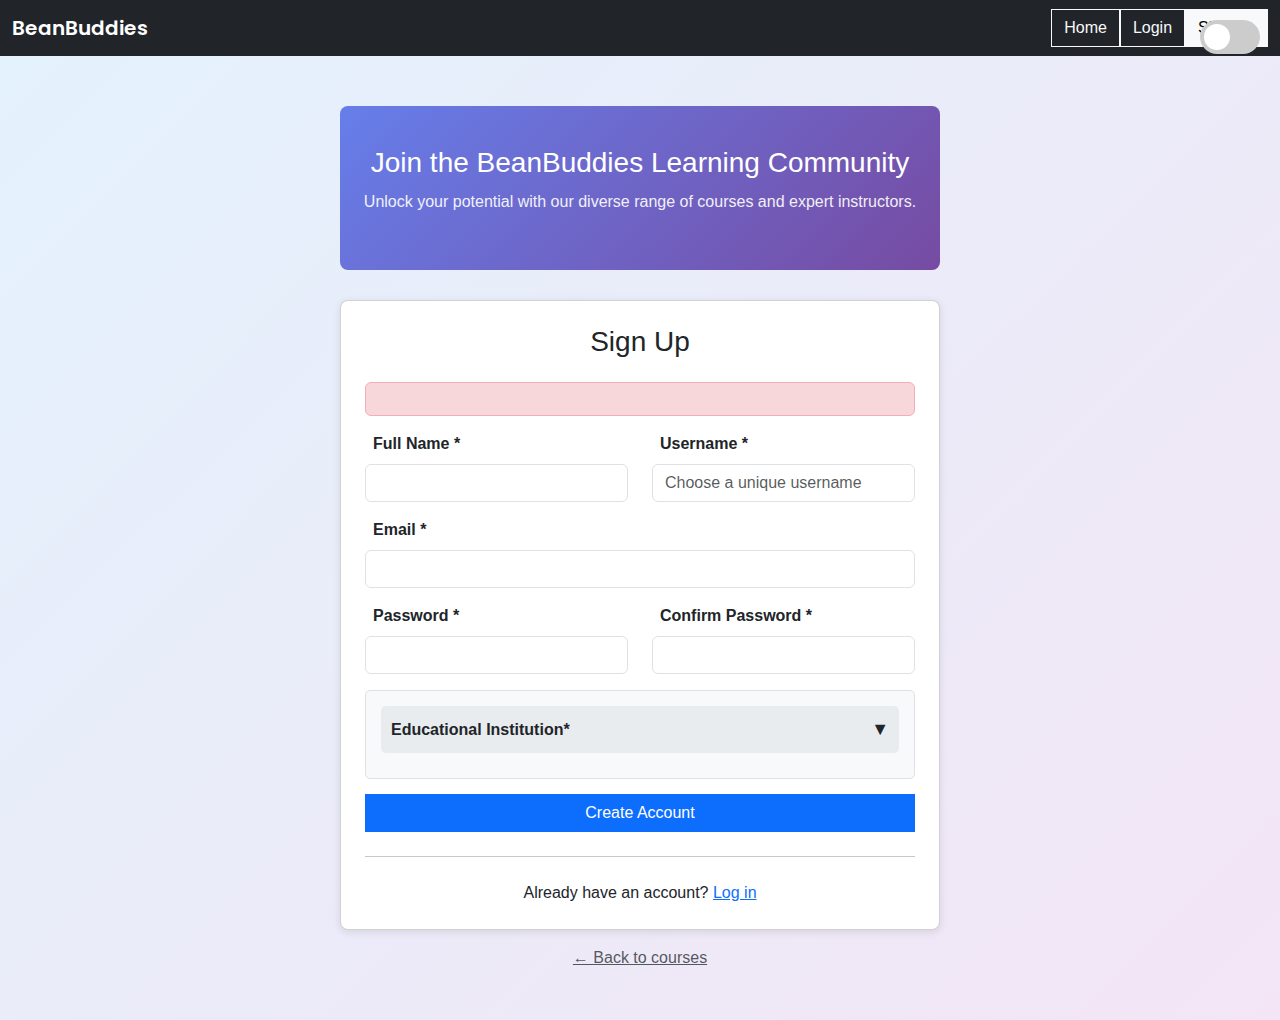
<file: src/main/resources/templates/signup.html>
<!DOCTYPE html>
<html xmlns:th="http://www.thymeleaf.org">
<head>
    <meta charset="UTF-8">
    <meta name="viewport" content="width=device-width, initial-scale=1.0">
    <title>Sign Up - BeanBuddies</title>
    <link href="https://cdn.jsdelivr.net/npm/bootstrap@5.3.0/dist/css/bootstrap.min.css" rel="stylesheet">
    <link rel="preconnect" href="https://fonts.googleapis.com">
    <link rel="preconnect" href="https://fonts.gstatic.com" crossorigin>
    <link href="https://fonts.googleapis.com/css2?family=Poppins:wght@400;600;700&display=swap" rel="stylesheet">
    <style>
        body {
            background: linear-gradient(135deg, #e3f2fd 0%, #f3e5f5 100%);
            font-family: 'Segoe UI', Tahoma, Geneva, Verdana, sans-serif;
        }
        .signup-container {
            max-width: 600px; /* Increased width for more content */
            margin: 50px auto;
        }
        .card {
            border-radius: 8px;
            box-shadow: 0 2px 8px rgba(0,0,0,0.1);
        }

        .brand-title {
            font-family: 'Poppins', sans-serif;
            font-weight: 600;
        }

        /* Button Hover Effects */
        button, .btn, a.btn {
            transition: all 0.3s ease;
            border-radius: 0px !important; /* Rectangular shape */
        }

        button:hover, .btn:hover, a.btn:hover {
            background-color: #87CEEB !important; /* Light sky blue */
            border-color: #87CEEB !important;
            color: #1c1d1f !important;
            transform: translateY(-2px);
            box-shadow: 0 4px 8px rgba(135, 206, 235, 0.4);
        }

        .btn-primary:hover {
            background-color: #87CEEB !important;
            border-color: #87CEEB !important;
            color: #1c1d1f !important;
        }

        /* Input hover effects */
        .form-control:hover {
            background-color: #87CEEB !important;
            border-color: #87CEEB !important;
            color: #1c1d1f !important;
        }

        /* Institution section styling */
        .institution-section {
            background-color: #f8f9fa;
            border-radius: 5px;
            padding: 15px;
            margin-bottom: 15px;
            border: 1px solid #dee2e6;
        }

        .institution-header {
            cursor: pointer;
            padding: 10px;
            background-color: #e9ecef;
            border-radius: 5px;
            margin-bottom: 10px;
            transition: all 0.3s ease;
            display: flex;
            justify-content: space-between;
            align-items: center;
        }

        .institution-header:hover {
            background-color: #87CEEB !important;
            color: #1c1d1f !important;
        }

        .institution-toggle {
            font-weight: bold;
            font-size: 18px;
            transition: transform 0.3s ease;
        }

        .institution-toggle.rotated {
            transform: rotate(180deg);
        }

        .institution-content {
            max-height: 0;
            overflow: hidden;
            transition: max-height 0.3s ease;
        }

        .institution-content.show {
            max-height: 500px;
        }

        .form-check-input:checked {
            background-color: #87CEEB;
            border-color: #87CEEB;
        }

        .institution-grid {
            display: grid;
            grid-template-columns: 1fr 1fr;
            gap: 10px;
            padding-top: 10px;
        }

        @media (max-width: 576px) {
            .institution-grid {
                grid-template-columns: 1fr;
            }
            .signup-container {
                max-width: 95%;
                margin: 20px auto;
            }
        }

        .selection-summary {
            margin-top: 10px;
            padding: 8px;
            background-color: #e7f3ff;
            border-radius: 4px;
            font-size: 14px;
            color: #0d6efd;
            display: none;
        }

        /* Hero Section Styles */
        .hero-section {
            background: linear-gradient(135deg, #667eea 0%, #764ba2 100%);
            color: white;
            padding: 40px 20px;
            border-radius: 8px;
            margin-bottom: 30px;
            text-align: center;
        }
        .hero-section h3 {
            font-size: 28px;
            margin-bottom: 10px;
        }
        .hero-section p {
            font-size: 16px;
            opacity: 0.9;
        }
        .form-label {
            font-weight: bold;
        }
        .form-label i {
            margin-right: 8px;
            color: #4CAF50;
        }

        /* Dark Mode Styles */
        body.dark-mode {
            background: linear-gradient(135deg, #2c3e50 0%, #4ca1af 100%);
            color: #ecf0f1;
        }
        .dark-mode .card {
            background-color: #34495e;
            color: #ecf0f1;
            border-color: #5d6d7e;
        }
        .dark-mode .form-control {
            background-color: #5d6d7e;
            color: #ecf0f1;
            border-color: #7f8c8d;
        }
        .dark-mode .form-control:focus {
            background-color: #7f8c8d;
            color: #ecf0f1;
            border-color: #95a5a6;
        }
        .dark-mode .form-control::placeholder {
            color: #bdc3c7;
        }
        .dark-mode .text-dark {
            color: #ecf0f1 !important;
        }
        .dark-mode a {
            color: #87CEEB;
        }
        .dark-mode .institution-section {
            background-color: #34495e;
            border-color: #5d6d7e;
        }
        .dark-mode .institution-header {
            background-color: #415a75;
        }
        .dark-mode .institution-header:hover {
            background-color: #527294 !important;
        }
        .dark-mode .hero-section {
            background: linear-gradient(135deg, #1e2a38 0%, #34495e 100%);
        }
        .dark-mode .form-check-input:not(:checked) {
            background-color: #5d6d7e;
            border-color: #7f8c8d;
        }
        .dark-mode .selection-summary {
            background-color: #2c3e50;
            color: #87CEEB;
        }
        .dark-mode .text-muted {
            color: #bdc3c7 !important;
        }

        /* Theme Switcher Styles */
        .theme-switcher {
            position: absolute;
            top: 20px;
            right: 20px;
        }
        .theme-switch-wrapper {
            display: flex;
            align-items: center;
        }
        .theme-switch {
            display: inline-block;
            height: 34px;
            position: relative;
            width: 60px;
        }
        .theme-switch input {
            display:none;
        }
        .slider {
            background-color: #ccc;
            bottom: 0;
            cursor: pointer;
            left: 0;
            position: absolute;
            right: 0;
            top: 0;
            transition: .4s;
        }
        .slider:before {
            background-color: #fff;
            bottom: 4px;
            content: "";
            height: 26px;
            left: 4px;
            position: absolute;
            transition: .4s;
            width: 26px;
        }
        input:checked + .slider {
            background-color: #2196F3;
        }
        input:checked + .slider:before {
            transform: translateX(26px);
        }
        .slider.round {
            border-radius: 34px;
        }
        .slider.round:before {
            border-radius: 50%;
        }
        .navbar .theme-switcher {
            margin-left: 15px;
        }
    </style>
</head>
<body>
    <nav class="navbar navbar-expand-lg navbar-dark bg-dark mb-4">
        <div class="container-fluid">
            <a class="navbar-brand brand-title" href="/">BeanBuddies</a>
            <div class="ms-auto d-flex align-items-center">
                <a href="/" class="btn btn-outline-light">Home</a>
                <a href="/login" class="btn btn-outline-light">Login</a>
                <a href="/signup" class="btn btn-light">Sign Up</a>
                <div class="theme-switcher">
                    <label class="theme-switch" for="checkbox">
                        <input type="checkbox" id="checkbox" />
                        <div class="slider round"></div>
                    </label>
                </div>
            </div>
        </div>
    </nav>

    <div class="signup-container">
        <div class="hero-section">
            <h3>Join the BeanBuddies Learning Community</h3>
            <p>Unlock your potential with our diverse range of courses and expert instructors.</p>
        </div>

        <div class="card">
            <div class="card-body p-4">
                <h3 class="card-title text-center mb-4">Sign Up</h3>

                <div th:if="${error}" class="alert alert-danger" role="alert" th:text="${error}"></div>

                <form action="/signup" method="post" onsubmit="return validateForm()">
                    <div class="row">
                        <div class="col-md-6 mb-3">
                            <label for="fullName" class="form-label"><i class="fas fa-user"></i> Full Name *</label>
                            <input type="text" class="form-control" id="fullName" name="fullName" required>
                        </div>
                        <div class="col-md-6 mb-3">
                            <label for="username" class="form-label"><i class="fas fa-user-tag"></i> Username *</label>
                            <input type="text" class="form-control" id="username" name="username" required placeholder="Choose a unique username">
                        </div>
                    </div>

                    <div class="mb-3">
                        <label for="email" class="form-label"><i class="fas fa-envelope"></i> Email *</label>
                        <input type="email" class="form-control" id="email" name="email" required>
                    </div>

                    <div class="row">
                        <div class="col-md-6 mb-3">
                            <label for="password" class="form-label"><i class="fas fa-lock"></i> Password *</label>
                            <input type="password" class="form-control" id="password" name="password" required>
                        </div>
                        <div class="col-md-6 mb-3">
                            <label for="confirmPassword" class="form-label"><i class="fas fa-lock"></i> Confirm Password *</label>
                            <input type="password" class="form-control" id="confirmPassword" name="confirmPassword" required>
                        </div>
                    </div>

                    <!-- Educational Institution Section -->
                    <div class="institution-section">
                        <div class="institution-header" onclick="toggleInstitutions()">
                            <span class="fw-bold"><i class="fas fa-university"></i> Educational Institution*</span>
                            <span class="institution-toggle" id="toggleIcon">▼</span>
                        </div>

                        <div class="selection-summary" id="selectionSummary">
                            <strong>Selected:</strong> <span id="selectedCount">0</span> institution(s)
                        </div>

                        <div class="institution-content" id="institutionContent">
                            <div class="institution-grid">
                                <div class="form-check">
                                    <input class="form-check-input" type="checkbox" value="BUET" id="buet" name="institution" onchange="updateSelection()">
                                    <label class="form-check-label" for="buet">
                                        Bangladesh University of Engineering and Technology (BUET)
                                    </label>
                                </div>
                                <div class="form-check">
                                    <input class="form-check-input" type="checkbox" value="DU" id="du" name="institution" onchange="updateSelection()">
                                    <label class="form-check-label" for="du">
                                        University of Dhaka (DU)
                                    </label>
                                </div>
                                <div class="form-check">
                                    <input class="form-check-input" type="checkbox" value="CUET" id="cuet" name="institution" onchange="updateSelection()">
                                    <label class="form-check-label" for="cuet">
                                        Chittagong University of Engineering & Technology (CUET)
                                    </label>
                                </div>
                                <div class="form-check">
                                    <input class="form-check-input" type="checkbox" value="RUET" id="ruet" name="institution" onchange="updateSelection()">
                                    <label class="form-check-label" for="ruet">
                                        Rajshahi University of Engineering & Technology (RUET)
                                    </label>
                                </div>
                                <div class="form-check">
                                    <input class="form-check-input" type="checkbox" value="NSU" id="nsu" name="institution" onchange="updateSelection()">
                                    <label class="form-check-label" for="nsu">
                                        North South University (NSU)
                                    </label>
                                </div>
                                <div class="form-check">
                                    <input class="form-check-input" type="checkbox" value="BRAC" id="brac" name="institution" onchange="updateSelection()">
                                    <label class="form-check-label" for="brac">
                                        BRAC University
                                    </label>
                                </div>
                                <div class="form-check">
                                    <input class="form-check-input" type="checkbox" value="IUT" id="iut" name="institution" onchange="updateSelection()">
                                    <label class="form-check-label" for="iut">
                                        Islamic University of Technology (IUT)
                                    </label>
                                </div>
                                <div class="form-check">
                                    <input class="form-check-input" type="checkbox" value="AIUB" id="aiub" name="institution" onchange="updateSelection()">
                                    <label class="form-check-label" for="aiub">
                                        American International University-Bangladesh (AIUB)
                                    </label>
                                </div>
                                <div class="form-check">
                                    <input class="form-check-input" type="checkbox" value="EWU" id="ewu" name="institution" onchange="updateSelection()">
                                    <label class="form-check-label" for="ewu">
                                        East West University (EWU)
                                    </label>
                                </div>
                                <div class="form-check">
                                    <input class="form-check-input" type="checkbox" value="KUET" id="kuet" name="institution" onchange="updateSelection()">
                                    <label class="form-check-label" for="kuet">
                                        Khulna University of Engineering & Technology (KUET)
                                    </label>
                                </div>
                                <div class="form-check">
                                    <input class="form-check-input" type="checkbox" value="CU" id="cu" name="institution" onchange="updateSelection()">
                                    <label class="form-check-label" for="cu">
                                        University of Chittagong (CU)
                                    </label>
                                </div>
                                <div class="form-check">
                                    <input class="form-check-input" type="checkbox" value="Other" id="other" name="institution" onchange="updateSelection()">
                                    <label class="form-check-label" for="other">
                                        Other Institution
                                    </label>
                                </div>
                            </div>
                        </div>
                        <div id="institutionError" class="text-danger mt-2" style="display: none;">
                            <small>Please select at least one educational institution.</small>
                        </div>
                    </div>

                    <button type="submit" class="btn btn-primary w-100">Create Account</button>
                </form>

                <hr class="my-4">

                <div class="text-center">
                    <p class="mb-0">Already have an account? <a href="/login">Log in</a></p>
                </div>
            </div>
        </div>

        <div class="text-center mt-3">
            <a href="/" class="text-muted">← Back to courses</a>
        </div>
    </div>

    <script src="https://cdn.jsdelivr.net/npm/bootstrap@5.3.0/dist/js/bootstrap.bundle.min.js"></script>
    <script>
        const themeSwitch = document.getElementById('checkbox');
        const body = document.body;

        function applyTheme(theme) {
            if (theme === 'dark') {
                body.classList.add('dark-mode');
                themeSwitch.checked = true;
            } else {
                body.classList.remove('dark-mode');
                themeSwitch.checked = false;
            }
        }

        themeSwitch.addEventListener('change', function() {
            if(this.checked) {
                localStorage.setItem('theme', 'dark');
                applyTheme('dark');
            } else {
                localStorage.setItem('theme', 'light');
                applyTheme('light');
            }
        });

        document.addEventListener('DOMContentLoaded', () => {
            const savedTheme = localStorage.getItem('theme') || 'light';
            applyTheme(savedTheme);
        });

        function toggleInstitutions() {
            const content = document.getElementById('institutionContent');
            const icon = document.getElementById('toggleIcon');

            if (content.classList.contains('show')) {
                content.classList.remove('show');
                icon.classList.remove('rotated');
                icon.textContent = '▼';
            } else {
                content.classList.add('show');
                icon.classList.add('rotated');
                icon.textContent = '▲';
            }
        }

        function updateSelection() {
            const checkboxes = document.querySelectorAll('input[name="institution"]:checked');
            const summary = document.getElementById('selectionSummary');
            const count = document.getElementById('selectedCount');
            const error = document.getElementById('institutionError');

            count.textContent = checkboxes.length;

            if (checkboxes.length > 0) {
                summary.style.display = 'block';
                error.style.display = 'none';
            } else {
                summary.style.display = 'none';
                error.style.display = 'block';
            }
        }

        function validateForm() {
            const checkboxes = document.querySelectorAll('input[name="institution"]:checked');
            const error = document.getElementById('institutionError');

            if (checkboxes.length === 0) {
                error.style.display = 'block';
                return false;
            }

            error.style.display = 'none';
            return true;
        }
    </script>
</body>
</html>
</file>
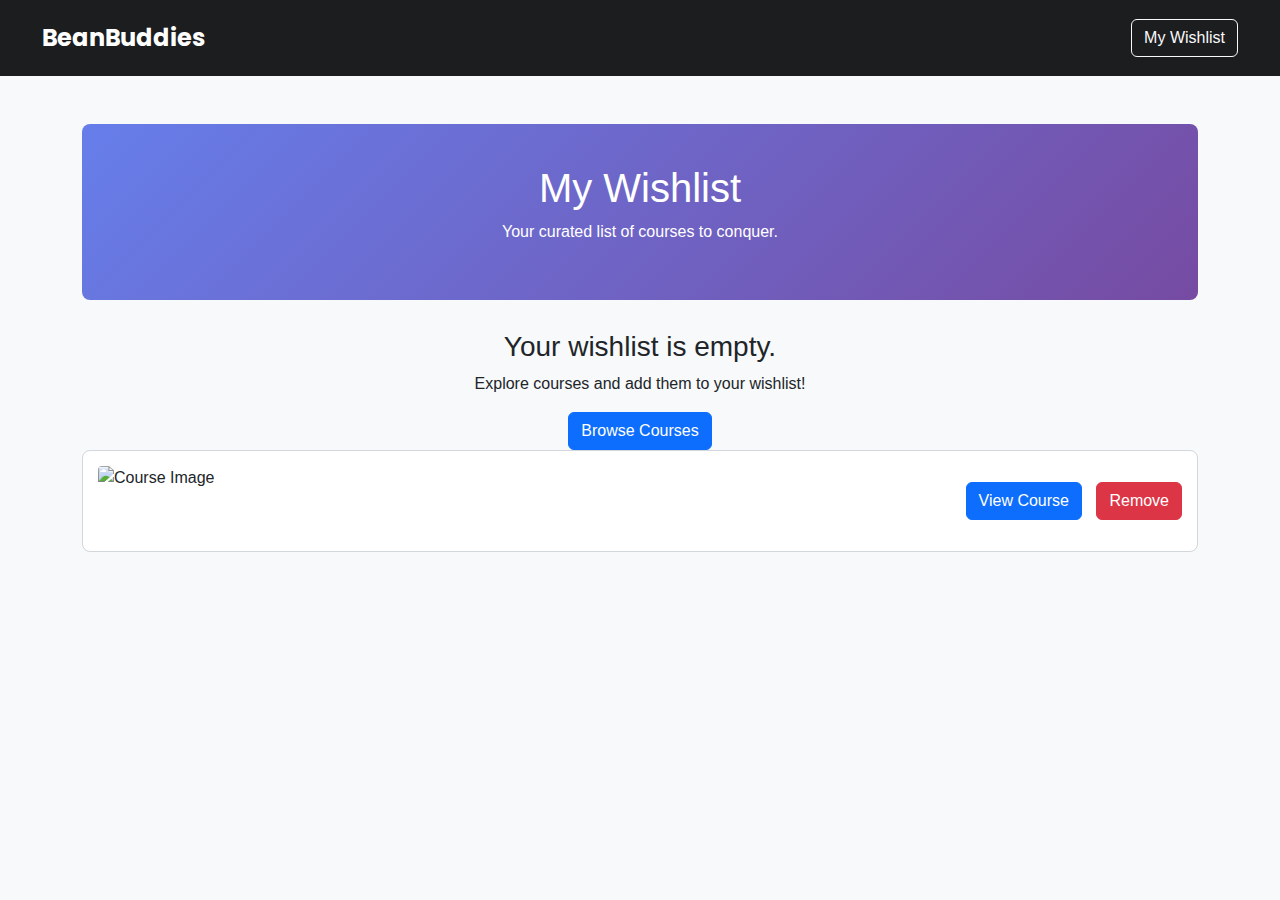
<file: src/main/resources/templates/wishlist.html>
<!DOCTYPE html>
<html xmlns:th="http://www.thymeleaf.org">
<head>
    <meta charset="UTF-8">
    <meta name="viewport" content="width=device-width, initial-scale=1.0">
    <title>My Wishlist - BeanBuddies</title>
    <link href="https://cdn.jsdelivr.net/npm/bootstrap@5.3.0/dist/css/bootstrap.min.css" rel="stylesheet">
    <link rel="stylesheet" href="https://cdnjs.cloudflare.com/ajax/libs/font-awesome/6.4.0/css/all.min.css">
    <link rel="preconnect" href="https://fonts.googleapis.com">
    <link rel="preconnect" href="https://fonts.gstatic.com" crossorigin>
    <link href="https://fonts.googleapis.com/css2?family=Poppins:wght@400;600;700&display=swap" rel="stylesheet">
    <style>
        body {
            font-family: 'Segoe UI', Tahoma, Geneva, Verdana, sans-serif;
            background-color: #f7f9fa;
        }
        .navbar-custom {
            background-color: #1c1d1f;
            padding: 15px 30px;
        }
        .navbar-brand {
            color: white !important;
            font-size: 24px;
            font-weight: bold;
            font-family: 'Poppins', sans-serif;
        }
        .wishlist-header {
            background: linear-gradient(135deg, #667eea 0%, #764ba2 100%);
            color: white;
            padding: 40px 20px;
            text-align: center;
            border-radius: 8px;
            margin-bottom: 30px;
        }
        .wishlist-card {
            display: flex;
            align-items: center;
            background-color: white;
            border: 1px solid #d1d7dc;
            border-radius: 8px;
            padding: 15px;
            margin-bottom: 15px;
            transition: all 0.3s ease;
        }
        .wishlist-card:hover {
            transform: translateY(-5px);
            box-shadow: 0 8px 25px rgba(0, 0, 0, 0.1);
        }
        .wishlist-course-img {
            width: 120px;
            height: 70px;
            object-fit: cover;
            border-radius: 4px;
            margin-right: 20px;
        }
        .wishlist-course-info {
            flex-grow: 1;
        }
        .wishlist-course-title {
            font-weight: bold;
            font-size: 18px;
            color: #1c1d1f;
        }
        .wishlist-course-instructor {
            color: #6a6f73;
            font-size: 14px;
        }
        .wishlist-actions .btn {
            margin-left: 10px;
        }
        body.dark-mode {
            background-color: #1c1d1f;
            color: #f7f9fa;
        }
        .dark-mode .wishlist-header {
            background: linear-gradient(135deg, #2c3e50 0%, #4ca1af 100%);
        }
        .dark-mode .wishlist-card {
            background-color: #2d2f31;
            border-color: #3e4143;
        }
        .dark-mode .wishlist-course-title {
            color: #f7f9fa;
        }
        .dark-mode .wishlist-course-instructor {
            color: #d1d7dc;
        }
    </style>
</head>
<body>
    <nav class="navbar navbar-expand-lg navbar-dark navbar-custom">
        <div class="container-fluid">
            <a class="navbar-brand" href="/">BeanBuddies</a>
            <div class="ms-auto">
                <a href="/wishlist" class="btn btn-outline-light">My Wishlist</a>
            </div>
        </div>
    </nav>

    <div class="container mt-5">
        <div class="wishlist-header">
            <h1>My Wishlist</h1>
            <p>Your curated list of courses to conquer.</p>
        </div>

        <div th:if="${wishlist.isEmpty()}" class="text-center">
            <h3>Your wishlist is empty.</h3>
            <p>Explore courses and add them to your wishlist!</p>
            <a href="/" class="btn btn-primary">Browse Courses</a>
        </div>

        <div th:unless="${wishlist.isEmpty()}">
            <div th:each="course : ${wishlist}" class="wishlist-card">
                <img th:src="${course.imageUrl}" alt="Course Image" class="wishlist-course-img">
                <div class="wishlist-course-info">
                    <h5 class="wishlist-course-title" th:text="${course.title}"></h5>
                    <p class="wishlist-course-instructor" th:text="${course.instructor}"></p>
                </div>
                <div class="wishlist-actions">
                    <a th:href="'/course/' + ${course.id}" class="btn btn-primary">View Course</a>
                    <form th:action="@{/wishlist/remove}" method="post" class="d-inline">
                        <input type="hidden" name="courseId" th:value="${course.id}" />
                        <button type="submit" class="btn btn-danger">Remove</button>
                    </form>
                </div>
            </div>
        </div>
    </div>

    <script src="https://cdn.jsdelivr.net/npm/bootstrap@5.3.0/dist/js/bootstrap.bundle.min.js"></script>
</body>
</html>
</file>
